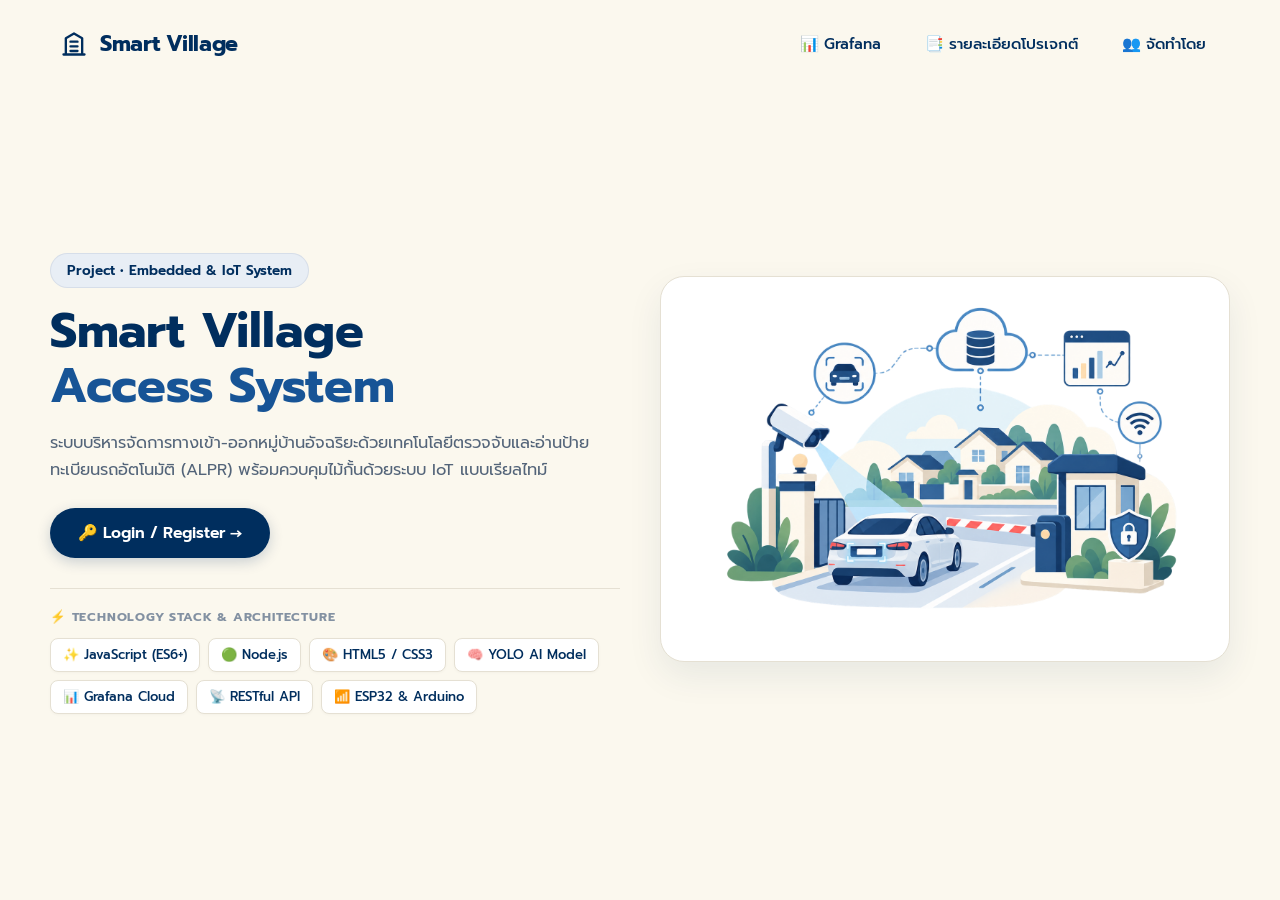
<file: index.html>
<!DOCTYPE html>
<html lang="th">
<head>
    <meta charset="UTF-8">
    <meta name="viewport" content="width=device-width, initial-scale=1.0">
    <title>Smart Village Access System</title>
    <link rel="stylesheet" href="style.css">
    <link href="https://fonts.googleapis.com/css2?family=Prompt:wght@300;400;500;600;700&display=swap" rel="stylesheet">
</head>
<body class="home-landing-body">

    <!-- Header Navigation Bar -->
    <header class="landing-header">
        <div class="brand-logo">
            <svg class="minimal-icon" viewBox="0 0 24 24" fill="none" stroke="#002e5e" stroke-width="2" stroke-linecap="round" stroke-linejoin="round">
                <path d="M3 21h18M5 21V7l7-4 7 4v14M9 10h6M9 14h6M9 18h6"/>
            </svg>
            <span class="brand-text">Smart Village</span>
        </div>
        
        <nav class="landing-nav">
            <a href="https://your-grafana-link.com" target="_blank" class="nav-item">📊 Grafana</a>
            <button type="button" class="nav-btn" id="btnOpenAbout">📑 รายละเอียดโปรเจกต์</button>
            <button type="button" class="nav-btn" id="btnOpenTeam">👥 จัดทำโดย</button>
        </nav>
    </header>

    <!-- Main Content Section -->
    <main class="hero-section">
        <div class="hero-content">
            <div class="project-pill">
                Project • Embedded & IoT System
            </div>
            
            <h1 class="hero-title">
                Smart Village<br>
                <span class="highlight-text">Access System</span>
            </h1>
            
            <p class="hero-desc">
                ระบบบริหารจัดการทางเข้า-ออกหมู่บ้านอัจฉริยะด้วยเทคโนโลยีตรวจจับและอ่านป้ายทะเบียนรถอัตโนมัติ (ALPR) พร้อมควบคุมไม้กั้นด้วยระบบ IoT แบบเรียลไทม์
            </p>

            <div class="action-wrap">
                <!-- ========================================================= -->
                <!-- 🚩 จุดเชื่อมต่อระบบล็อกอินกลางของเพื่อน (Central Login URL)  -->
                <!-- ให้เพื่อนใส่ Path หน้า Login กลางลงใน href นี้ได้เลย เช่น:   -->
                <!-- href="login/login.html" หรือ href="../auth/login.html"     -->
                <!-- ========================================================= -->
                <a href="login/login.html" class="btn-portal-entry" id="btnLoginRedirect">
                    🔑 Login / Register →
                </a>
            </div>

            <!-- Technology Stack -->
            <div class="tech-section">
                <div class="tech-label">⚡ TECHNOLOGY STACK & ARCHITECTURE</div>
                <div class="tech-badges">
                    <span class="tech-chip">✨ JavaScript (ES6+)</span>
                    <span class="tech-chip">🟢 Node.js</span>
                    <span class="tech-chip">🎨 HTML5 / CSS3</span>
                    <span class="tech-chip">🧠 YOLO AI Model</span>
                    <span class="tech-chip">📊 Grafana Cloud</span>
                    <span class="tech-chip">📡 RESTful API</span>
                    <span class="tech-chip">📶 ESP32 & Arduino</span>
                </div>
            </div>
        </div>

        <div class="hero-graphic">
            <div class="diagram-surface">
                <img src="image_home.png" alt="Smart Village Architecture">
            </div>
        </div>
    </main>

    <!-- Modal 1: รายละเอียดโปรเจกต์ -->
    <div id="modalAbout" class="info-modal-overlay">
        <div class="info-modal-card">
            <div class="modal-header">
                <h3>📑 รายละเอียดโครงงาน (Project Overview)</h3>
                <button type="button" class="btn-close-modal" id="btnCloseAbout">&times;</button>
            </div>
            <div class="modal-body">
                <h4>ที่มาและความสำคัญ</h4>
                <p>การบริหารจัดการความปลอดภัยบริเวณทางเข้า-ออกหมู่บ้านจัดสรรเดิมยังพึ่งพาการจดบันทึกด้วยมนุษย์ ทำให้เกิดความล่าช้าและข้อผิดพลาด โครงงานนี้จึงพัฒนาขึ้นเพื่อประยุกต์ใช้ AI และ IoT ในการตรวจจับป้ายทะเบียนและเปิดไม้กั้นอัตโนมัติ พร้อมระบบ Barcode สำหรับผู้มาติดต่อ</p>

                <h4>ฟังก์ชันและสถาปัตยกรรมหลักของระบบ</h4>
                <ul class="modal-feature-list">
                    <li><b>LPR Detection (AI):</b> ตรวจจับแผ่นป้ายทะเบียนและจำแนกตัวอักษร ตัวเลข และชื่อจังหวัด ด้วยความแม่นยำสูง</li>
                    <li><b>Hardware Control (IoT):</b> ไมโครคอนโทรลเลอร์ ESP32 และ Arduino ร่วมควบคุมการทำงานของเซ็นเซอร์และไม้กั้นอัตโนมัติผ่านเครือข่าย</li>
                    <li><b>Visitor Pass:</b> ระบบสร้าง Barcode 13 หลักสำหรับผู้มาติดต่อสแกนผ่านเข้าโครงการ</li>
                    <li><b>Cloud & Monitoring:</b> จัดเก็บข้อมูลบน Cloud Database และแสดงผลสถิติแบบ Real-time ผ่าน Grafana</li>
                </ul>
            </div>
        </div>
    </div>

    <!-- Modal 2: จัดทำโดย (จัดกลุ่มตามหน้าที่) -->
    <div id="modalTeam" class="info-modal-overlay">
        <div class="info-modal-card">
            <div class="modal-header">
                <h3>👥 คณะผู้จัดทำโครงงาน</h3>
                <button type="button" class="btn-close-modal" id="btnCloseTeam">&times;</button>
            </div>
            <div class="modal-body">
                <div class="team-grouped-container">
                    
                    <!-- กลุ่มที่ 1: AI & IoT Hardware -->
                    <div class="team-group-block">
                        <div class="group-title">🧠 AI Model & IoT Hardware (ระบบตรวจจับและไม้กั้น)</div>
                        <div class="group-cards">
                            <div class="member-card">
                                <span class="member-name">นาย อภิวัฒน์ ศักดิ์วงค์</span>
                                <span class="member-role">เทรน AI อ่านป้ายทะเบียน (ALPR) & ระบบไม้กั้น</span>
                            </div>
                            <div class="member-card">
                                <span class="member-name">นาย อนุภัทร พึ่งสังวาล</span>
                                <span class="member-role">เทรน AI อ่านป้ายทะเบียน (ALPR) & ระบบไม้กั้น</span>
                            </div>
                            <div class="member-card">
                                <span class="member-name">นางสาว ชาลินี มหาวัน</span>
                                <span class="member-role">พัฒนาระบบกล้องตรวจจับ Barcode (YOLO)</span>
                            </div>
                        </div>
                    </div>

                    <!-- กลุ่มที่ 2: Web Application & Interface -->
                    <div class="team-group-block">
                        <div class="group-title">💻 Web Application Development (ส่วนติดต่อผู้ใช้)</div>
                        <div class="group-cards">
                            <div class="member-card">
                                <span class="member-name">นาย วรดร พรมอนันต์</span>
                                <span class="member-role">พัฒนาเว็บไซต์และหน้าเว็บแอปพลิเคชัน</span>
                            </div>
                            <div class="member-card">
                                <span class="member-name">นางสาว พรไพจิตร ฉัตรวาณิชย์พร</span>
                                <span class="member-role">พัฒนาเว็บไซต์และหน้าเว็บแอปพลิเคชัน</span>
                            </div>
                        </div>
                    </div>

                    <!-- กลุ่มที่ 3: Database & Cloud -->
                    <div class="team-group-block">
                        <div class="group-title">🗄️ Database & Cloud Architecture (ฐานข้อมูล)</div>
                        <div class="group-cards">
                            <div class="member-card">
                                <span class="member-name">นาย ศุภณัฐ จันทน์ผา</span>
                                <span class="member-role">ออกแบบและจัดการระบบฐานข้อมูล (Database)</span>
                            </div>
                            <div class="member-card">
                                <span class="member-name">นางสาว นิชาภา พวกอินแสง</span>
                                <span class="member-role">ออกแบบและจัดการระบบฐานข้อมูล (Database)</span>
                            </div>
                        </div>
                    </div>

                    <!-- กลุ่มที่ 4: System QA & Docs -->
                    <div class="team-group-block">
                        <div class="group-title">📋 Quality Assurance & Documentation (ทดสอบและเอกสาร)</div>
                        <div class="group-cards">
                            <div class="member-card">
                                <span class="member-name">นาย อัษฎาวุฒิ ศิริลักษณ์</span>
                                <span class="member-role">จัดทำเอกสารโครงงาน และทดสอบระบบ (QA & Testing)</span>
                            </div>
                        </div>
                    </div>

                </div>

                <div class="advisor-box">
                    <div><b>อาจารย์ที่ปรึกษาโครงงาน:</b> อาจารย์ ภาณุเดช ทิพย์อักษร</div>
                    <div class="sub-advisor">วิชา ENGCE123 ระบบสมองกลฝังตัวและอินเทอร์เน็ตในทุกสรรพสิ่ง (Embedded Systems and Internet of Everything)</div>
                    <div class="sub-advisor">สาขาวิชาวิศวกรรมคอมพิวเตอร์ คณะวิศวกรรมศาสตร์ มหาวิทยาลัยเทคโนโลยีราชมงคลล้านนา เชียงใหม่</div>
                </div>
            </div>
        </div>
    </div>

    <!-- Script ควบคุมเปิด-ปิด Modal -->
    <script>
        const modalAbout = document.getElementById('modalAbout');
        const modalTeam = document.getElementById('modalTeam');

        document.getElementById('btnOpenAbout').addEventListener('click', () => modalAbout.classList.add('show'));
        document.getElementById('btnCloseAbout').addEventListener('click', () => modalAbout.classList.remove('show'));

        document.getElementById('btnOpenTeam').addEventListener('click', () => modalTeam.classList.add('show'));
        document.getElementById('btnCloseTeam').addEventListener('click', () => modalTeam.classList.remove('show'));

        window.addEventListener('click', (e) => {
            if (e.target === modalAbout) modalAbout.classList.remove('show');
            if (e.target === modalTeam) modalTeam.classList.remove('show');
        });
    </script>
</body>
</html>
</file>
<file: style.css>
:root {
    --bg-cream: #fbf8ee;
    --navy-primary: #002e5e;
    --navy-hover: #001f40;
    --navy-light: #e8eef5;
    --text-muted: #536479;
    --border-color: #e5e0d3;
}

* {
    box-sizing: border-box;
    margin: 0;
    padding: 0;
}

body.home-landing-body {
    font-family: 'Prompt', sans-serif;
    background-color: var(--bg-cream);
    color: var(--navy-primary);
    min-height: 100vh;
    display: flex;
    flex-direction: column;
}

/* ==========================================================
   1. Header Navigation
   ========================================================== */
.landing-header {
    display: flex;
    justify-content: space-between;
    align-items: center;
    padding: 24px 60px;
    background: transparent;
}

.brand-logo {
    display: flex;
    align-items: center;
    gap: 12px;
}

.minimal-icon {
    width: 28px;
    height: 28px;
}

.brand-text {
    font-size: 1.35rem;
    font-weight: 700;
    letter-spacing: -0.3px;
    color: var(--navy-primary);
}

.landing-nav {
    display: flex;
    align-items: center;
    gap: 16px;
}

.landing-nav .nav-item,
.landing-nav .nav-btn {
    text-decoration: none;
    background: transparent;
    border: none;
    color: var(--navy-primary);
    font-size: 0.95rem;
    font-weight: 500;
    font-family: 'Prompt', sans-serif;
    padding: 8px 14px;
    border-radius: 8px;
    cursor: pointer;
    transition: all 0.2s ease;
}

.landing-nav .nav-item:hover,
.landing-nav .nav-btn:hover {
    background-color: var(--navy-light);
    color: var(--navy-hover);
}

/* ==========================================================
   2. Main Layout (Hero Section)
   ========================================================== */
/* 1. เปลี่ยนการจัดแนวตั้งให้ดันขึ้นด้านบนเล็กน้อย หรือยึดกึ่งกลางพอดี */
.hero-section {
    flex: 1;
    display: grid;
    grid-template-columns: 1fr 1fr;
    align-items: center; /* หรือปรับเป็น flex-start หากต้องการให้ขอบบนเท่ากันเป๊ะ */
    padding: 20px 50px 40px;
    gap: 40px;
}

.hero-content {
    width: 100%;
    max-width: 580px;
}

.project-pill {
    display: inline-block;
    background-color: var(--navy-light);
    color: var(--navy-primary);
    padding: 6px 16px;
    border-radius: 30px;
    font-size: 0.85rem;
    font-weight: 600;
    margin-bottom: 16px;
    border: 1px solid rgba(0, 46, 94, 0.08);
}

.hero-title {
    font-size: 3rem;
    line-height: 1.15;
    font-weight: 700;
    color: var(--navy-primary);
    margin-bottom: 16px;
}

.highlight-text {
    color: #175496;
}

.hero-desc {
    font-size: 1.02rem;
    line-height: 1.65;
    color: var(--text-muted);
    margin-bottom: 24px;
    word-break: break-word;
}

.action-wrap {
    margin-bottom: 30px;
}

.btn-portal-entry {
    display: inline-flex;
    align-items: center;
    gap: 8px;
    background-color: var(--navy-primary);
    color: #ffffff;
    text-decoration: none;
    padding: 13px 28px;
    border-radius: 25px;
    font-size: 0.98rem;
    font-weight: 600;
    box-shadow: 0 4px 14px rgba(0, 46, 94, 0.2);
    transition: all 0.25s ease;
    white-space: nowrap;
}

.btn-portal-entry:hover {
    background-color: var(--navy-hover);
    transform: translateY(-2px);
    box-shadow: 0 6px 18px rgba(0, 46, 94, 0.3);
}

/* ==========================================================
   3. Technology Stack Badges
   ========================================================== */
.tech-section {
    padding-top: 18px;
    border-top: 1px solid var(--border-color);
}

.tech-label {
    font-size: 0.78rem;
    font-weight: 700;
    letter-spacing: 0.8px;
    color: #8391a2;
    margin-bottom: 12px;
}

.tech-badges {
    display: flex;
    flex-wrap: wrap;
    gap: 8px;
}

.tech-chip {
    background-color: #ffffff;
    color: var(--navy-primary);
    border: 1px solid var(--border-color);
    padding: 6px 12px;
    border-radius: 8px;
    font-size: 0.82rem;
    font-weight: 500;
    box-shadow: 0 1px 3px rgba(0, 0, 0, 0.03);
    white-space: nowrap;
}

/* ==========================================================
   4. Hero Graphic & Diagram Card (แก้รูปเล็กกรอบใหญ่)
   ========================================================== */
/* 2. ดึงการ์ดรูปฝั่งขวาให้ยกตัวขึ้นเล็กน้อย */
.hero-graphic {
    display: flex;
    justify-content: center;
    align-items: center;
    width: 100%;
    margin-top: -30px; /* ดึงการ์ดรูปยกขึ้นมาให้ระนาบตรงกับหัวข้อ Smart Village */
}

.diagram-surface {
    width: 100%;
    max-width: 680px;
    background-color: #ffffff;
    border: 1px solid var(--border-color);
    border-radius: 24px;
    padding: 8px; /* ขอบชิด เพื่อให้รูปภาพขยายได้เต็มที่โดยไม่เหลือก้นกรอบขาว */
    box-shadow: 0 14px 35px rgba(0, 46, 94, 0.08);
    display: flex;
    justify-content: center;
    align-items: center;
    overflow: hidden;
    animation: floatingHero 4.5s ease-in-out infinite;
    transition: transform 0.3s ease;
}

.diagram-surface:hover {
    animation-play-state: paused;
    transform: translateY(-6px);
}

.diagram-surface img {
    width: 100%;
    height: 100%;
    max-height: 520px;
    object-fit: contain; /* แสดงรูปเต็มตัวโดยไม่โดนบีบสัดส่วน */
    display: block;
    border-radius: 18px;
}

@keyframes floatingHero {
    0% { transform: translateY(0px); }
    50% { transform: translateY(-10px); }
    100% { transform: translateY(0px); }
}

/* ==========================================================
   5. Modals (About & Team)
   ========================================================== */
.info-modal-overlay {
    position: fixed;
    top: 0;
    left: 0;
    width: 100%;
    height: 100%;
    background-color: rgba(0, 46, 94, 0.45);
    backdrop-filter: blur(4px);
    display: flex;
    justify-content: center;
    align-items: center;
    z-index: 1000;
    opacity: 0;
    visibility: hidden;
    transition: all 0.25s ease;
}

.info-modal-overlay.show {
    opacity: 1;
    visibility: visible;
}

.info-modal-card {
    background-color: #ffffff;
    border: 1px solid var(--border-color);
    border-radius: 20px;
    width: 90%;
    max-width: 620px;
    max-height: 85vh;
    overflow-y: auto;
    padding: 24px 28px;
    box-shadow: 0 16px 40px rgba(0, 46, 94, 0.15);
}

.modal-header {
    display: flex;
    justify-content: space-between;
    align-items: center;
    border-bottom: 1px solid var(--border-color);
    padding-bottom: 12px;
    margin-bottom: 16px;
}

.modal-header h3 {
    font-size: 1.2rem;
    font-weight: 700;
    color: var(--navy-primary);
    margin: 0;
}

.btn-close-modal {
    background: transparent;
    border: none;
    font-size: 26px;
    color: #8898aa;
    cursor: pointer;
}

.btn-close-modal:hover {
    color: #dc3545;
}

.modal-body {
    color: #334e68;
    font-size: 0.92rem;
    line-height: 1.65;
    word-break: break-word;
}

.modal-body h4 {
    color: var(--navy-primary);
    font-size: 1rem;
    margin: 14px 0 6px 0;
}

.modal-feature-list {
    margin-left: 20px;
    display: flex;
    flex-direction: column;
    gap: 8px;
}

.modal-feature-list li {
    word-break: break-word;
    line-height: 1.55;
}

.team-grouped-container {
    display: flex;
    flex-direction: column;
    gap: 14px;
    margin-bottom: 18px;
}

.team-group-block {
    background: #ffffff;
    border: 1px solid var(--border-color);
    border-radius: 12px;
    padding: 10px 14px;
}

.group-title {
    font-size: 0.82rem;
    font-weight: 700;
    color: var(--navy-primary);
    margin-bottom: 8px;
    padding-bottom: 4px;
    border-bottom: 1px dashed var(--border-color);
}

.group-cards {
    display: grid;
    grid-template-columns: 1fr 1fr;
    gap: 8px;
}

.member-card {
    background-color: var(--bg-cream);
    border-radius: 8px;
    padding: 6px 10px;
    display: flex;
    flex-direction: column;
}

.member-name {
    font-size: 0.85rem;
    font-weight: 600;
    color: var(--navy-primary);
}

.member-role {
    font-size: 0.74rem;
    color: var(--text-muted);
}

.advisor-box {
    background-color: var(--navy-light);
    border-left: 4px solid var(--navy-primary);
    padding: 12px 14px;
    border-radius: 8px;
    font-size: 0.84rem;
}

.advisor-box .sub-advisor {
    font-size: 0.76rem;
    color: var(--text-muted);
    margin-top: 3px;
}

/* ==========================================================
   6. Responsive Layout (มือถือ และ แท็บเล็ต)
   ========================================================== */
@media (max-width: 900px) {
    .landing-header {
        padding: 18px 24px;
        flex-direction: column;
        gap: 14px;
    }

    .landing-nav {
        flex-wrap: wrap;
        justify-content: center;
        gap: 6px;
    }

    .landing-nav .nav-item,
    .landing-nav .nav-btn {
        font-size: 0.88rem;
        padding: 6px 10px;
    }

    /* สลับเป็น 1 คอลัมน์เดี่ยวเต็มความกว้าง */
    .hero-section {
        display: flex;
        flex-direction: column;
        padding: 10px 20px 40px;
        gap: 24px;
        text-align: center;
    }

    .hero-content {
        max-width: 100%;
        order: 1; /* ข้อความอยู่บน */
    }

    .hero-title {
        font-size: 2.2rem;
        word-break: break-word;
    }

    .project-pill {
        margin: 0 auto 12px;
    }

    .action-wrap {
        display: flex;
        justify-content: center;
    }

    .btn-portal-entry {
        width: 100%;
        max-width: 320px;
        justify-content: center;
    }

    .tech-badges {
        justify-content: center;
    }

    /* การ์ดรูปภาพบนจอมือถือ */
    .hero-graphic {
        order: 2; /* รูปภาพอยู่ถัดลงมา */
        width: 100%;
        margin-top: 0; /* รีเซ็ตบนมือถือ */
    }

    .diagram-surface {
        max-width: 440px;
        padding: 6px;
        border-radius: 16px;
        animation: none; /* ปิดแอนิเมชันลอยบนมือถือเพื่อความลื่นไหล */
    }

    .diagram-surface img {
        max-height: 280px;
    }

    .group-cards {
        grid-template-columns: 1fr;
    }
}
</file>
